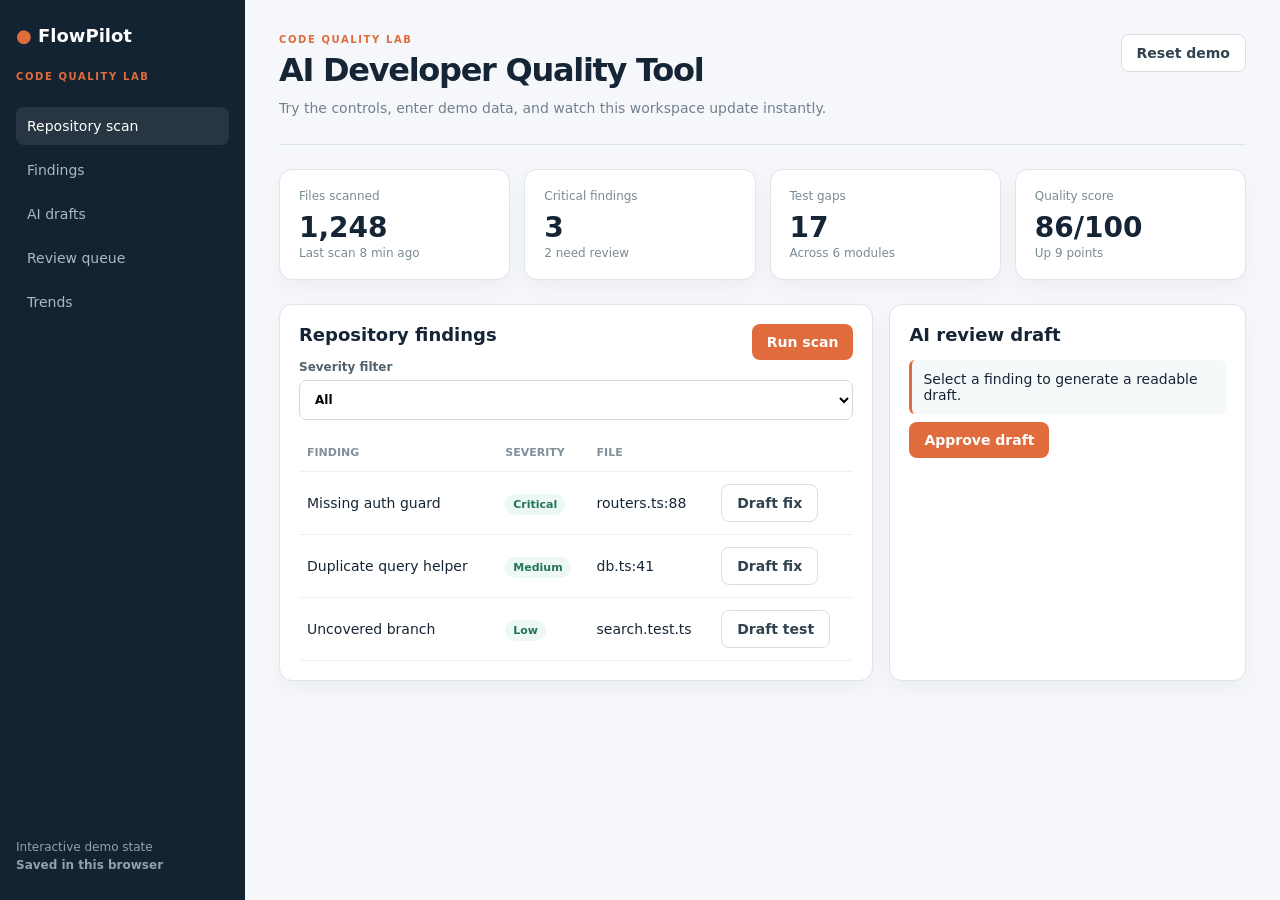
<file: site/index.html>
<!doctype html><html><head><meta charset="utf-8"><meta name="viewport" content="width=device-width,initial-scale=1"><title>AI Developer Quality Tool</title><style>:root{--a:#e06b3d}*{box-sizing:border-box}body{margin:0;background:#f5f7fb;color:#152536;font:14px system-ui,sans-serif}button,input,select,textarea{font:inherit}.app{display:flex;min-height:100vh}aside{width:245px;background:#142331;color:#d7e3ea;padding:25px 16px;display:flex;flex-direction:column;gap:25px}.logo{font-size:18px;font-weight:800;color:#fff}.logo b{color:var(--a)}nav{display:grid;gap:6px}nav button{background:transparent;border:0;color:#a8bac4;text-align:left;padding:11px;border-radius:8px;cursor:pointer}nav button.active,nav button:hover{background:#ffffff16;color:#fff}main{flex:1;padding:34px;max-width:1400px}header{display:flex;justify-content:space-between;gap:20px;align-items:flex-start;border-bottom:1px solid #dbe4e9;padding-bottom:24px}h1{font-size:32px;margin:6px 0 9px;letter-spacing:-.04em}h2{font-size:18px;margin:0 0 15px}p{color:#71818c;line-height:1.55;margin:0}.eyebrow{font-size:10px;letter-spacing:.16em;color:var(--a);font-weight:800}.btn{background:var(--a);color:#fff;border:0;border-radius:8px;padding:10px 15px;cursor:pointer;font-weight:700}.btn.secondary{background:#fff;color:#30434e;border:1px solid #d6e0e5}.grid{display:grid;grid-template-columns:repeat(4,1fr);gap:14px;margin:24px 0}.card{background:#fff;border:1px solid #dce5ea;border-radius:13px;padding:19px;box-shadow:0 8px 20px #1223330a}.metric{font-size:28px;font-weight:800;margin:8px 0 2px}.muted{font-size:12px;color:#7a8b94}.layout{display:grid;grid-template-columns:1.25fr .75fr;gap:16px}.stack{display:grid;gap:14px}.row{display:flex;gap:9px;align-items:center;flex-wrap:wrap}input,select,textarea{width:100%;padding:11px;border:1px solid #cfdbe1;border-radius:8px;background:#fff}label{font-size:12px;font-weight:700;color:#52636d;display:grid;gap:6px}form{display:grid;gap:12px}table{width:100%;border-collapse:collapse}th,td{padding:12px 8px;text-align:left;border-bottom:1px solid #edf1f3;white-space:nowrap}th{font-size:11px;text-transform:uppercase;color:#81919a}.tag{border-radius:99px;padding:4px 8px;background:#edf7f4;color:#23745e;font-size:11px;font-weight:700}.alert{padding:11px;border-left:3px solid var(--a);background:#f6f9fa;border-radius:6px;margin:8px 0}.toast{position:fixed;right:22px;bottom:20px;background:#142331;color:#fff;padding:12px 16px;border-radius:8px;display:none}.toast.show{display:block}.bar{height:9px;border-radius:10px;background:#e4ebef;overflow:hidden}.bar i{display:block;height:100%;background:var(--a)}@media(max-width:850px){aside{width:190px}main{padding:22px 16px}.grid{grid-template-columns:repeat(2,1fr)}.layout{grid-template-columns:1fr}}@media(max-width:560px){.app{display:block}aside{width:auto}nav{display:flex;overflow:auto}nav button{white-space:nowrap}header{display:block}.actions{margin-top:16px}.grid{grid-template-columns:1fr}}</style></head><body><div class="app"><aside><div class="logo"><b>●</b> FlowPilot</div><div class="eyebrow">CODE QUALITY LAB</div><nav><button class="active" onclick="activate(this)">Repository scan</button><button class="" onclick="activate(this)">Findings</button><button class="" onclick="activate(this)">AI drafts</button><button class="" onclick="activate(this)">Review queue</button><button class="" onclick="activate(this)">Trends</button></nav><p style="margin-top:auto;color:#8ea3ad;font-size:12px">Interactive demo state<br><strong>Saved in this browser</strong></p></aside><main><header><div><div class="eyebrow">CODE QUALITY LAB</div><h1>AI Developer Quality Tool</h1><p>Try the controls, enter demo data, and watch this workspace update instantly.</p></div><div class="actions"><button class="btn secondary" onclick="resetDemo()">Reset demo</button></div></header><section class="grid"><div class="card"><div class="muted">Files scanned</div><div class="metric">1,248</div><div class="muted">Last scan 8 min ago</div></div><div class="card"><div class="muted">Critical findings</div><div id="critical" class="metric">3</div><div class="muted">2 need review</div></div><div class="card"><div class="muted">Test gaps</div><div class="metric">17</div><div class="muted">Across 6 modules</div></div><div class="card"><div class="muted">Quality score</div><div class="metric">86/100</div><div class="muted">Up 9 points</div></div></section><section class="layout"><div class="card"><div class="row" style="justify-content:space-between"><h2>Repository findings</h2><button class="btn" onclick="scan()">Run scan</button></div><label>Severity filter<select id="sev" onchange="severity()"><option>All</option><option>Critical</option><option>Medium</option><option>Low</option></select></label><table style="margin-top:14px"><thead><tr><th>Finding</th><th>Severity</th><th>File</th><th></th></tr></thead><tbody id="findings"><tr data-sev="Critical"><td>Missing auth guard</td><td><span class="tag">Critical</span></td><td>routers.ts:88</td><td><button class="btn secondary" onclick="draft(this)">Draft fix</button></td></tr><tr data-sev="Medium"><td>Duplicate query helper</td><td><span class="tag">Medium</span></td><td>db.ts:41</td><td><button class="btn secondary" onclick="draft(this)">Draft fix</button></td></tr><tr data-sev="Low"><td>Uncovered branch</td><td><span class="tag">Low</span></td><td>search.test.ts</td><td><button class="btn secondary" onclick="draft(this)">Draft test</button></td></tr></tbody></table></div><div class="card"><h2>AI review draft</h2><div id="draft" class="alert">Select a finding to generate a readable draft.</div><button class="btn" onclick="approveDraft()">Approve draft</button></div></section></main></div><div id="toast" class="toast"></div><script>function activate(b){document.querySelectorAll('nav button').forEach(x=>x.classList.remove('active'));b.classList.add('active');toast('Opened '+b.textContent)}function toast(t){let x=document.getElementById('toast');x.textContent=t;x.classList.add('show');setTimeout(()=>x.classList.remove('show'),1800)}function resetDemo(){location.reload()}function severity(){let f=document.getElementById('sev').value;document.querySelectorAll('#findings tr').forEach(r=>r.style.display=f==='All'||r.dataset.sev===f?'':'none');toast('Findings filtered')}function scan(){document.getElementById('critical').textContent='4';toast('Scan complete: 1 new finding')}function draft(b){document.getElementById('draft').textContent='Draft: add an authenticated guard, return a clear forbidden error, and cover the path with a regression test.';toast('AI draft ready')}function approveDraft(){document.getElementById('draft').textContent='Draft approved and added to review queue. No code changed automatically.';toast('Approval recorded')}</script></body></html>
</file>
